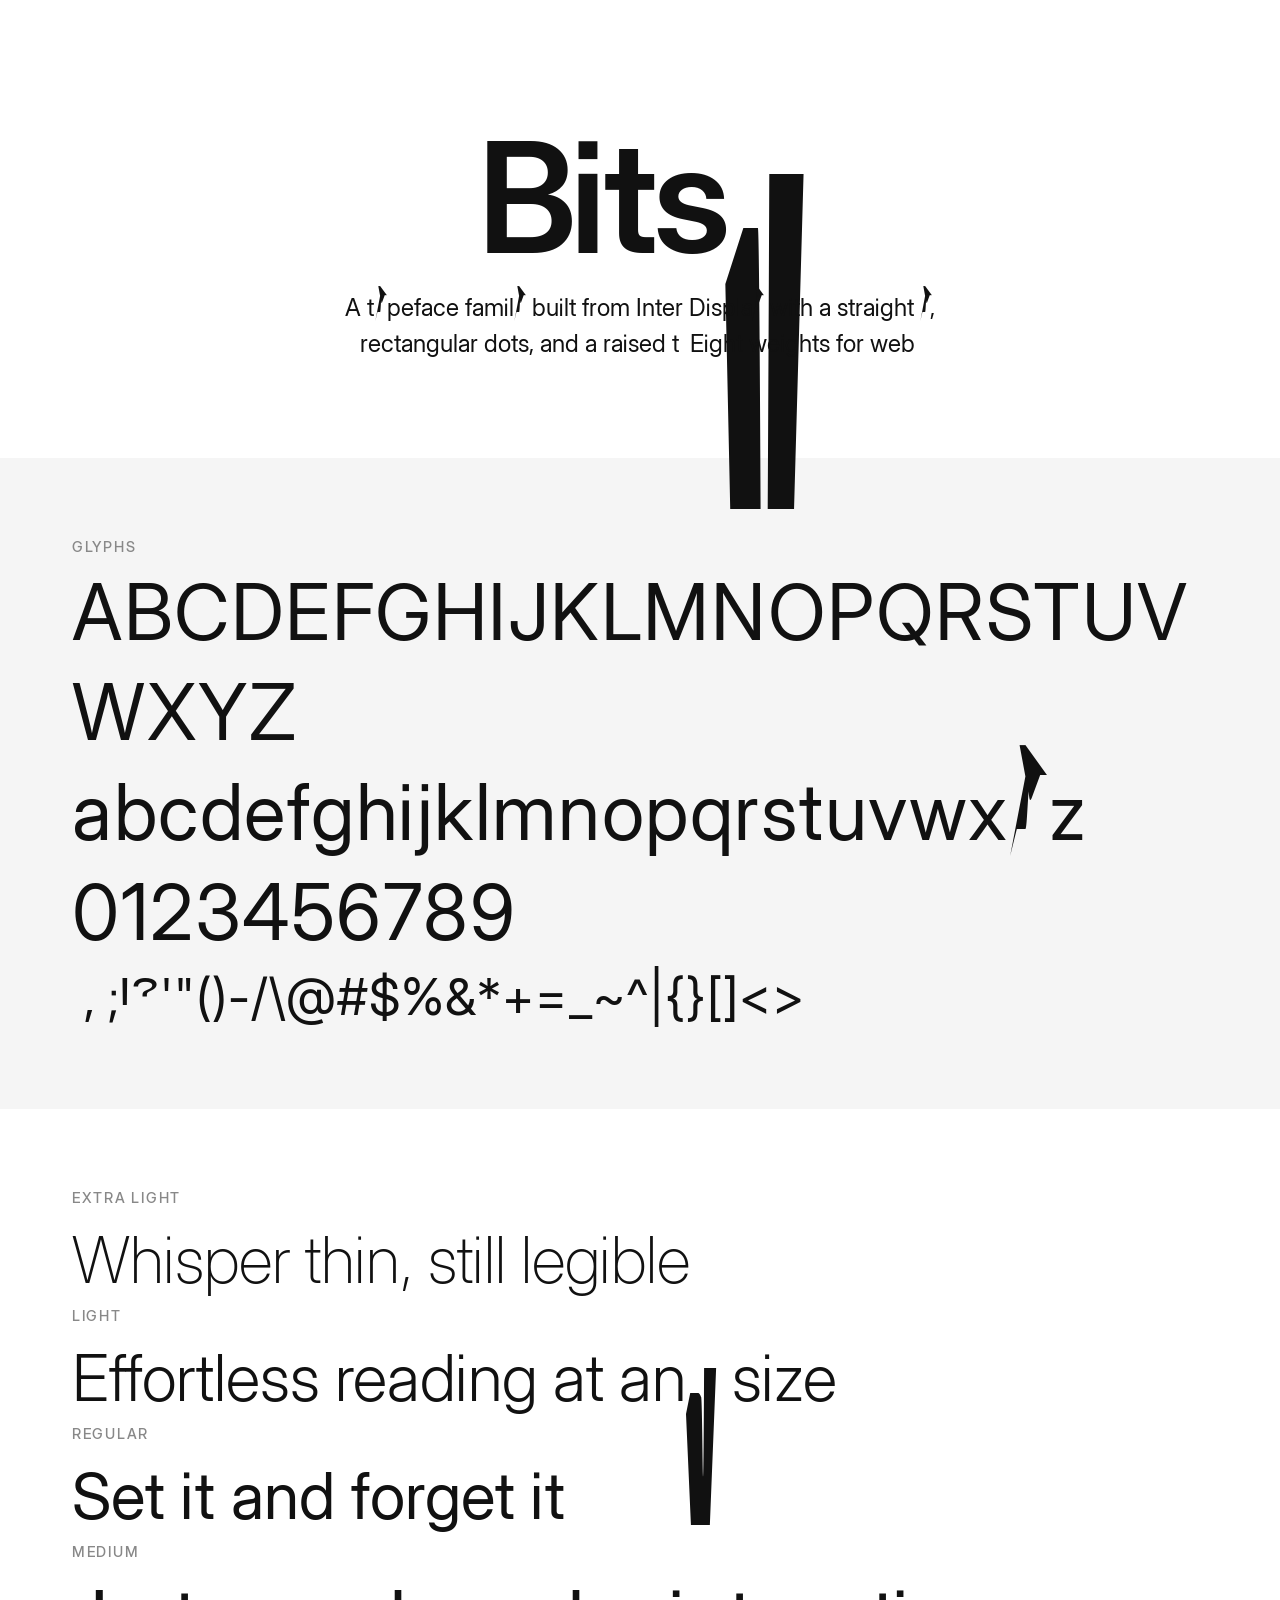
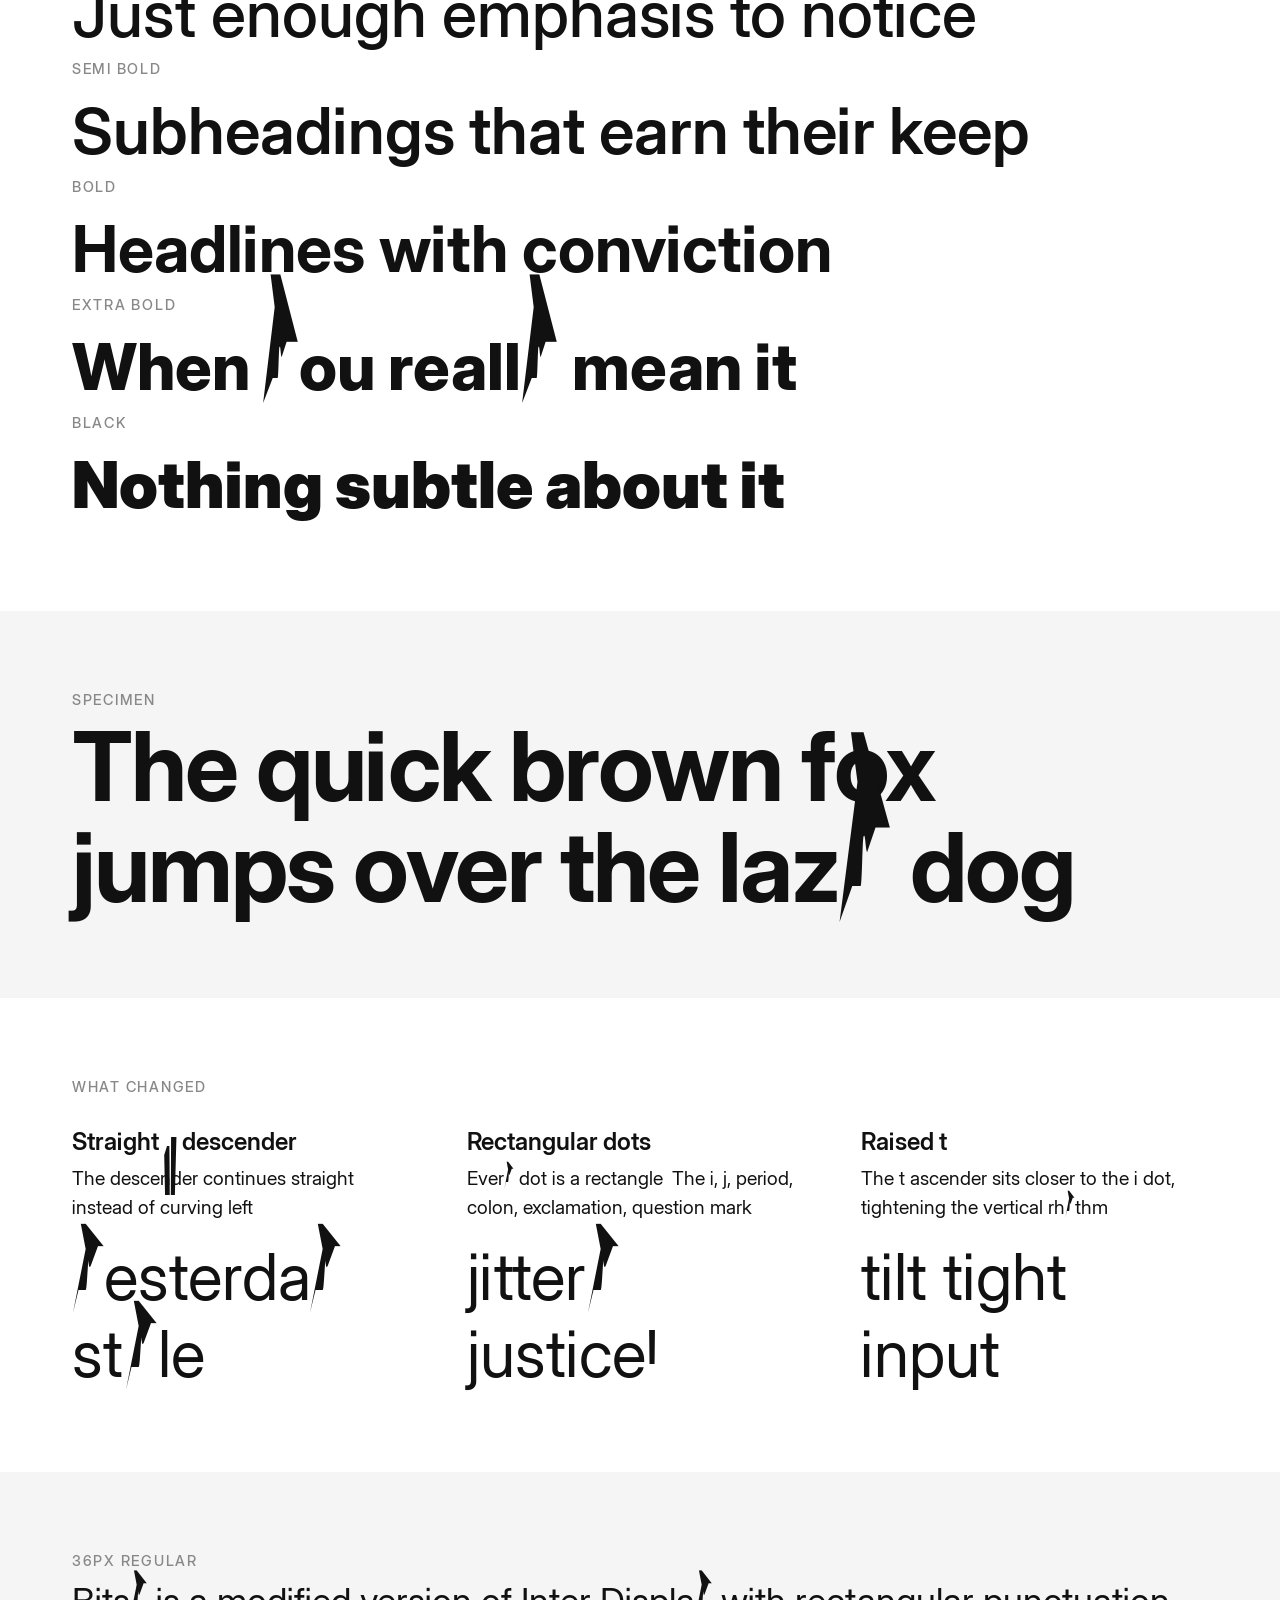
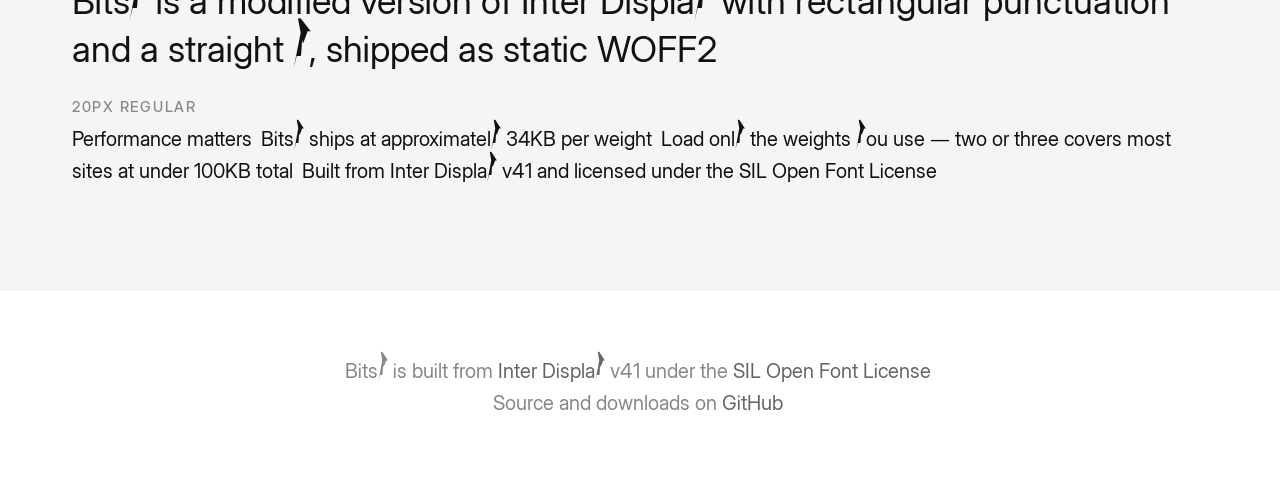
<file: bitsy/index.html>
<!DOCTYPE html>
<html lang="en">
<head>
<meta charset="UTF-8">
<meta name="viewport" content="width=device-width, initial-scale=1.0">
<title>Bitsy — A typeface family</title>
<style>
@font-face { font-family: "Bitsy"; font-weight: 200; src: url("Bitsy-ExtraLight.woff2") format("woff2"); }
@font-face { font-family: "Bitsy"; font-weight: 300; src: url("Bitsy-Light.woff2") format("woff2"); }
@font-face { font-family: "Bitsy"; font-weight: 400; src: url("Bitsy-Regular.woff2") format("woff2"); }
@font-face { font-family: "Bitsy"; font-weight: 500; src: url("Bitsy-Medium.woff2") format("woff2"); }
@font-face { font-family: "Bitsy"; font-weight: 600; src: url("Bitsy-SemiBold.woff2") format("woff2"); }
@font-face { font-family: "Bitsy"; font-weight: 700; src: url("Bitsy-Bold.woff2") format("woff2"); }
@font-face { font-family: "Bitsy"; font-weight: 800; src: url("Bitsy-ExtraBold.woff2") format("woff2"); }
@font-face { font-family: "Bitsy"; font-weight: 900; src: url("Bitsy-Black.woff2") format("woff2"); }

:root {
  --fg: #111;
  --fg-muted: #666;
  --fg-subtle: #888;
  --bg: #fff;
  --bg-alt: #f5f5f5;
}

@media (prefers-color-scheme: dark) {
  :root {
    --fg: #eee;
    --fg-muted: #aaa;
    --fg-subtle: #777;
    --bg: #111;
    --bg-alt: #1a1a1a;
  }
}

* { margin: 0; padding: 0; box-sizing: border-box; }

body {
  font-family: "Bitsy", system-ui, sans-serif;
  background: var(--bg);
  color: var(--fg);
  font-size: 20px;
  -webkit-font-smoothing: antialiased;
  -moz-osx-font-smoothing: grayscale;
}

.container {
  max-width: 1200px;
  margin: 0 auto;
  padding: 0 2rem;
}

.hero {
  padding: 8rem 0 6rem;
  text-align: center;
}

.hero h1 {
  font-size: clamp(4.5rem, 12vw, 10rem);
  font-weight: 600;
  letter-spacing: -0.03em;
  line-height: 0.9;
  margin-bottom: 1.5rem;
}

.hero .subtitle {
  font-size: clamp(1.1rem, 2.5vw, 1.5rem);
  font-weight: 400;
  color: var(--fg);
  max-width: 710px;
  margin: 0 auto;
  line-height: 1.5;
}

section {
  padding: 5rem 0;
}

section.alt {
  background: var(--bg-alt);
}

.section-label {
  font-size: 0.9rem;
  text-transform: uppercase;
  letter-spacing: 0.12em;
  color: var(--fg-subtle);
  margin-bottom: 0.5rem;
  font-weight: 500;
}

.weight-row {
  font-size: clamp(2rem, 5vw, 4rem);
  line-height: 1.2;
  padding: 0.5rem 0;
}

.specimen-large {
  font-size: clamp(3rem, 8vw, 6rem);
  line-height: 1.05;
  font-weight: 700;
  letter-spacing: -0.02em;
}

.changes {
  display: grid;
  grid-template-columns: repeat(auto-fit, minmax(300px, 1fr));
  gap: 3rem;
  margin-top: 2rem;
}

.change-item h3 {
  font-size: 1.5rem;
  font-weight: 600;
  margin-bottom: 0.5rem;
}

.change-item p {
  font-size: 1.2rem;
  line-height: 1.5;
  font-weight: 400;
}

.change-demo {
  font-size: clamp(2.5rem, 5vw, 4rem);
  font-weight: 400;
  margin-top: 1rem;
}

.glyphs-row {
  font-size: clamp(2rem, 6vw, 5rem);
  font-weight: 400;
  line-height: 1.3;
  word-break: break-all;
  letter-spacing: 0.02em;
}

.size-demo { margin-bottom: 1.5rem; }

footer {
  padding: 4rem 0;
  text-align: center;
  color: var(--fg-subtle);
  font-size: 20px;
  line-height: 1.6;
}

footer a {
  color: var(--fg-muted);
  text-decoration: none;
}

footer a:hover {
  color: var(--fg);
}
</style>
</head>
<body>

<div class="container">
  <div class="hero">
    <h1>Bitsy</h1>
    <p class="subtitle">A typeface family built from Inter Display with a straight y, rectangular dots, and a raised t. Eight weights for web.</p>
  </div>
</div>

<section class="alt">
  <div class="container">
    <div class="section-label">Glyphs</div>
    <div class="glyphs-row">ABCDEFGHIJKLMNOPQRSTUVWXYZ</div>
    <div class="glyphs-row">abcdefghijklmnopqrstuvwxyz</div>
    <div class="glyphs-row">0123456789</div>
    <div class="glyphs-row" style="font-size:clamp(1.5rem,4vw,3.5rem)">.,:;!?'"()-/\@#$%&*+=_~^|{}[]&lt;&gt;</div>
  </div>
</section>

<section>
  <div class="container">
    <div class="section-label">Extra Light</div>
    <div class="weight-row" style="font-weight:200">Whisper thin, still legible</div>
    <div class="section-label">Light</div>
    <div class="weight-row" style="font-weight:300">Effortless reading at any size</div>
    <div class="section-label">Regular</div>
    <div class="weight-row" style="font-weight:400">Set it and forget it</div>
    <div class="section-label">Medium</div>
    <div class="weight-row" style="font-weight:500">Just enough emphasis to notice</div>
    <div class="section-label">Semi Bold</div>
    <div class="weight-row" style="font-weight:600">Subheadings that earn their keep</div>
    <div class="section-label">Bold</div>
    <div class="weight-row" style="font-weight:700">Headlines with conviction</div>
    <div class="section-label">Extra Bold</div>
    <div class="weight-row" style="font-weight:800">When you really mean it</div>
    <div class="section-label">Black</div>
    <div class="weight-row" style="font-weight:900">Nothing subtle about it</div>
  </div>
</section>

<section class="alt">
  <div class="container">
    <div class="section-label">Specimen</div>
    <p class="specimen-large">The quick brown fox jumps over the lazy dog.</p>
  </div>
</section>

<section>
  <div class="container">
    <div class="section-label">What changed</div>
    <div class="changes">
      <div class="change-item">
        <h3>Straight y descender</h3>
        <p>The descender continues straight instead of curving left.</p>
        <div class="change-demo">yesterday style</div>
      </div>
      <div class="change-item">
        <h3>Rectangular dots</h3>
        <p>Every dot is a rectangle. The i, j, period, colon, exclamation, question mark.</p>
        <div class="change-demo">jittery justice!</div>
      </div>
      <div class="change-item">
        <h3>Raised t</h3>
        <p>The t ascender sits closer to the i dot, tightening the vertical rhythm.</p>
        <div class="change-demo">tilt tight input</div>
      </div>
    </div>
  </div>
</section>

<section class="alt">
  <div class="container">
    <div class="size-demo">
      <div class="section-label">36px Regular</div>
      <div style="font-size:36px;font-weight:400;line-height:1.35">Bitsy is a modified version of Inter Display with rectangular punctuation and a straight y, shipped as static WOFF2.</div>
    </div>
    <div class="size-demo">
      <div class="section-label">20px Regular</div>
      <div style="font-size:20px;font-weight:400;line-height:1.6">Performance matters. Bitsy ships at approximately 34KB per weight. Load only the weights you use — two or three covers most sites at under 100KB total. Built from Inter Display v4.1 and licensed under the SIL Open Font License.</div>
    </div>
  </div>
</section>

<footer>
  <div class="container">
    <p>Bitsy is built from <a href="https://rsms.me/inter/">Inter Display</a> v4.1 under the <a href="https://openfontlicense.org/">SIL Open Font License</a>.</p>
    <p>Source and downloads on <a href="https://github.com/ryhowww/fonts">GitHub</a>.</p>
  </div>
</footer>

</body>
</html>
</file>
